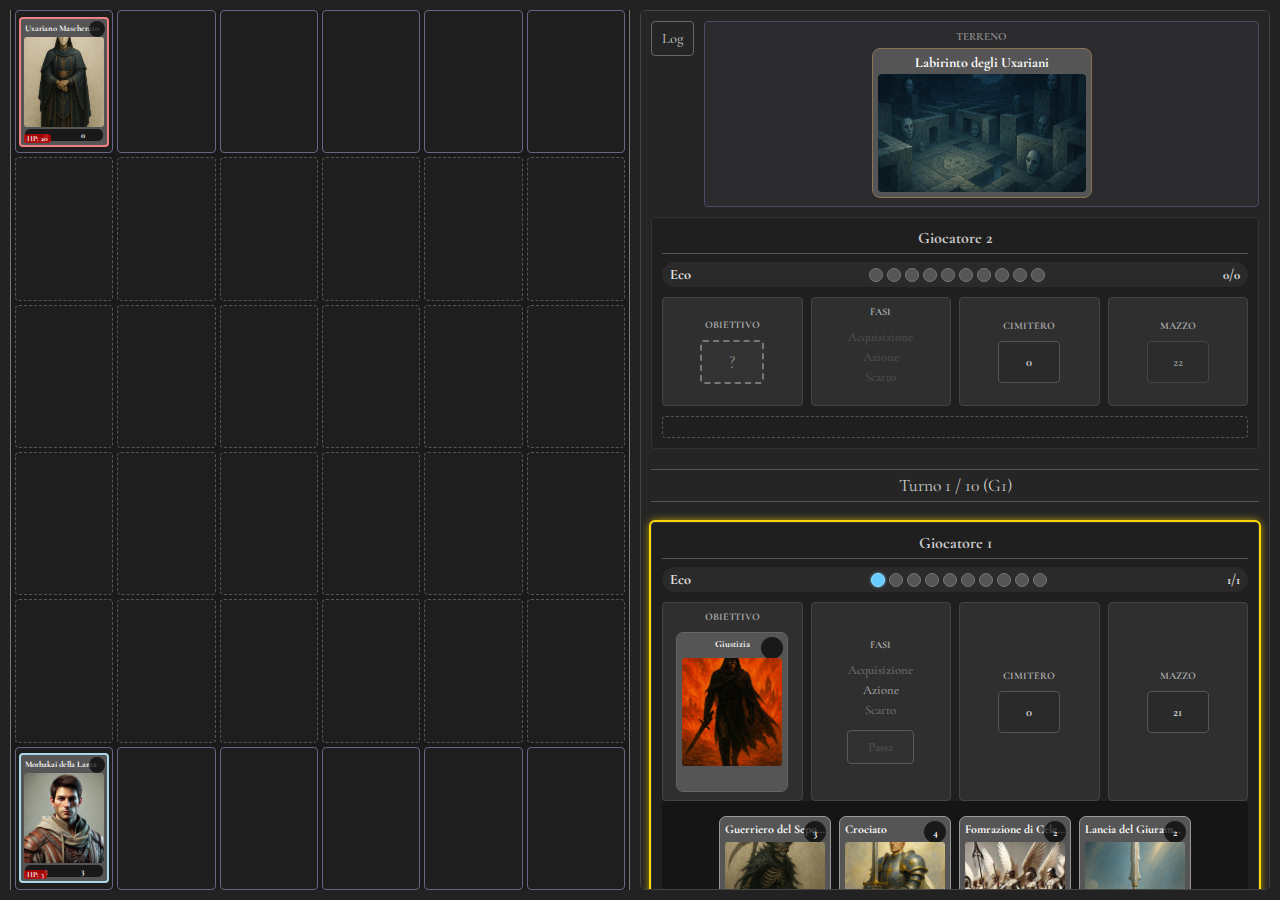
<file: index.html>
<!DOCTYPE html>
<html lang="it">
<head>
    <meta charset="UTF-8">
    <meta name="viewport" content="width=device-width, initial-scale=1.0">
    <title>Oathfall - Playtest (Layout 2 Colonne)</title>
    <link rel="preconnect" href="https://fonts.googleapis.com">
    <link rel="preconnect" href="https://fonts.gstatic.com" crossorigin>
    <link href="https://fonts.googleapis.com/css2?family=Cormorant+Garamond:ital,wght@0,300..700;1,300..700&family=Oswald:wght@200..700&display=swap" rel="stylesheet">
    <link rel="stylesheet" href="css/style.min.css">
</head>
<body>

    <!-- Contenitore Layout Principale (2 Colonne) -->
    <div class="game-layout-container">

        <!-- ==================== Colonna Sinistra (Griglia) ==================== -->
        <div class="grid-column">
            <div class="field" id="field-shared">
                <!-- Celle 6x6 generate dinamicamente da JS -->
            </div>
        </div>

        <!-- ==================== Colonna Destra (Info / Controlli) ==================== -->
        <div class="info-column">

            <!-- Elementi Superiori (Log, Terreno) -->
            <div class="top-elements">
                <button id="show-log-button" title="Mostra Log di Gioco">Log</button>
                <div class="game-element-display" id="active-terrain-display">
                    <h4>Terreno</h4>
                    <div class="card-display-area">
                        <span class="placeholder-text">(Nessun Terreno)</span>
                    </div>
                 </div>
            </div>

            <!-- Blocco Info Giocatore 2 -->
            <div class="player-info-controls" id="player-2-info-area">
                <h4><span id="player-2-name">Giocatore 2</span></h4>
                <div class="eco-counter" id="eco-counter-2">
                    <span>Eco</span>
                    <div class="eco-dots" id="eco-dots-2">
                        <!-- Pallini Eco generati da JS -->
                    </div>
                    <span><span id="res-player-2">0</span>/<span id="max-res-player-2">0</span></span>
                </div>
                <div class="player-info-grid">
                    <div class="info-box" id="objective-display-player-2">
                        <h5>Obiettivo</h5>
                        <div class="card-display-area">
                             <div class="objective-hidden" title="Obiettivo Segreto Avversario">?</div>
                        </div>
                    </div>
                    <div class="info-box">
                        <h5>Fasi</h5>
                        <div class="phase-indicator" id="phase-indicator-2">
                             <div class="phase-step" id="phase-acquisizione-2">Acquisizione</div>
                             <div class="phase-step" id="phase-azione-2">Azione</div>
                             <div class="phase-step" id="phase-scarto-2">Scarto</div>
                        </div>
                    </div>
                     <div class="info-box">
                        <h5>Cimitero</h5>
                        <div class="deck-graveyard-display">
                             <div class="graveyard" id="graveyard-player-2" data-player-id="2" title="Cimitero G2">
                                 <span id="graveyard-count-2-display">0</span>
                             </div>
                        </div>
                    </div>
                     <div class="info-box">
                        <h5>Mazzo</h5>
                         <div class="deck-graveyard-display">
                             <div class="deck deck-inactive" id="deck-player-2" title="Mazzo G2">
                                 <span id="deck-count-2-display">--</span>
                             </div>
                         </div>
                    </div>
                </div>
                 <!-- Area Mano G2 (Placeholder) -->
                <div class="hand-area-placeholder" id="hand-area-player2">
                    <h5>Mano Avversario</h5>
                    <div class="hand-placeholder-content">
                        (Carte Nascoste)
                    </div>
                </div>
            </div>

             <!-- Indicatore Turno Centrale -->
            <div class="turn-indicator-center">
                Turno <span id="turn-indicator">1</span> / 10 (<span id="turn-player-indicator">G1</span>)
            </div>

             <!-- Blocco Info Giocatore 1 -->
            <div class="player-info-controls" id="player-1-info-area">
                 <h4><span id="player-1-name">Giocatore 1</span></h4>
                 <div class="eco-counter" id="eco-counter-1">
                     <span>Eco</span>
                     <div class="eco-dots" id="eco-dots-1">
                         <!-- Pallini Eco generati da JS -->
                     </div>
                     <span><span id="res-player-1">0</span>/<span id="max-res-player-1">0</span></span>
                 </div>
                  <div class="player-info-grid">
                    <div class="info-box" id="objective-display-player-1">
                        <h5>Obiettivo</h5>
                        <div class="card-display-area objective-card-display">
                           <span class="placeholder-text">(Nessun Obiettivo)</span>
                        </div>
                    </div>
                    <div class="info-box">
                        <h5>Fasi</h5>
                        <div class="phase-indicator" id="phase-indicator-1">
                             <div class="phase-step" id="phase-acquisizione">Acquisizione</div> <!-- Rimossi ID numerici -->
                             <div class="phase-step" id="phase-azione">Azione</div>
                             <div class="phase-step" id="phase-scarto">Scarto</div>
                        </div>
                        <button id="end-turn-button" title="Passa (Spazio)">Passa</button>
                    </div>
                     <div class="info-box">
                        <h5>Cimitero</h5>
                        <div class="deck-graveyard-display">
                             <div class="graveyard" id="graveyard-player-1" data-player-id="1" title="Cimitero G1">
                                <span id="graveyard-count-1-display">0</span>
                             </div>
                        </div>
                    </div>
                     <div class="info-box">
                        <h5>Mazzo</h5>
                         <div class="deck-graveyard-display">
                            <div class="deck" id="deck-player-1" title="Mazzo G1">
                                <span id="deck-count-1-display">--</span>
                             </div>
                         </div>
                    </div>
                  </div>
                  <!-- Area Mano G1 -->
                 <div class="hand-area" id="hand-area-player1">
                      <!-- Carte mano G1 generate da JS -->
                 </div>
            </div>


        </div> <!-- Fine info-column -->

    </div> <!-- Fine game-layout-container -->


    <!-- ==================== Modali ==================== -->
    <div id="graveyard-modal" class="modal"> <div class="modal-content"> <span class="close-button" data-modal-id="graveyard-modal">×</span> <h3 id="modal-title-graveyard">Cimitero</h3> <div id="modal-body-graveyard"></div> </div> </div>
    <div id="log-modal" class="modal"> <div class="modal-content"> <span class="close-button" data-modal-id="log-modal">×</span> <h3 id="modal-title-log">Log di Gioco</h3> <div id="modal-body-log"></div> </div> </div>

    <!-- ==================== Script JS ==================== -->
    <script src="cards.js"></script>
    <script src="game.js"></script>

</body>
</html>
</file>
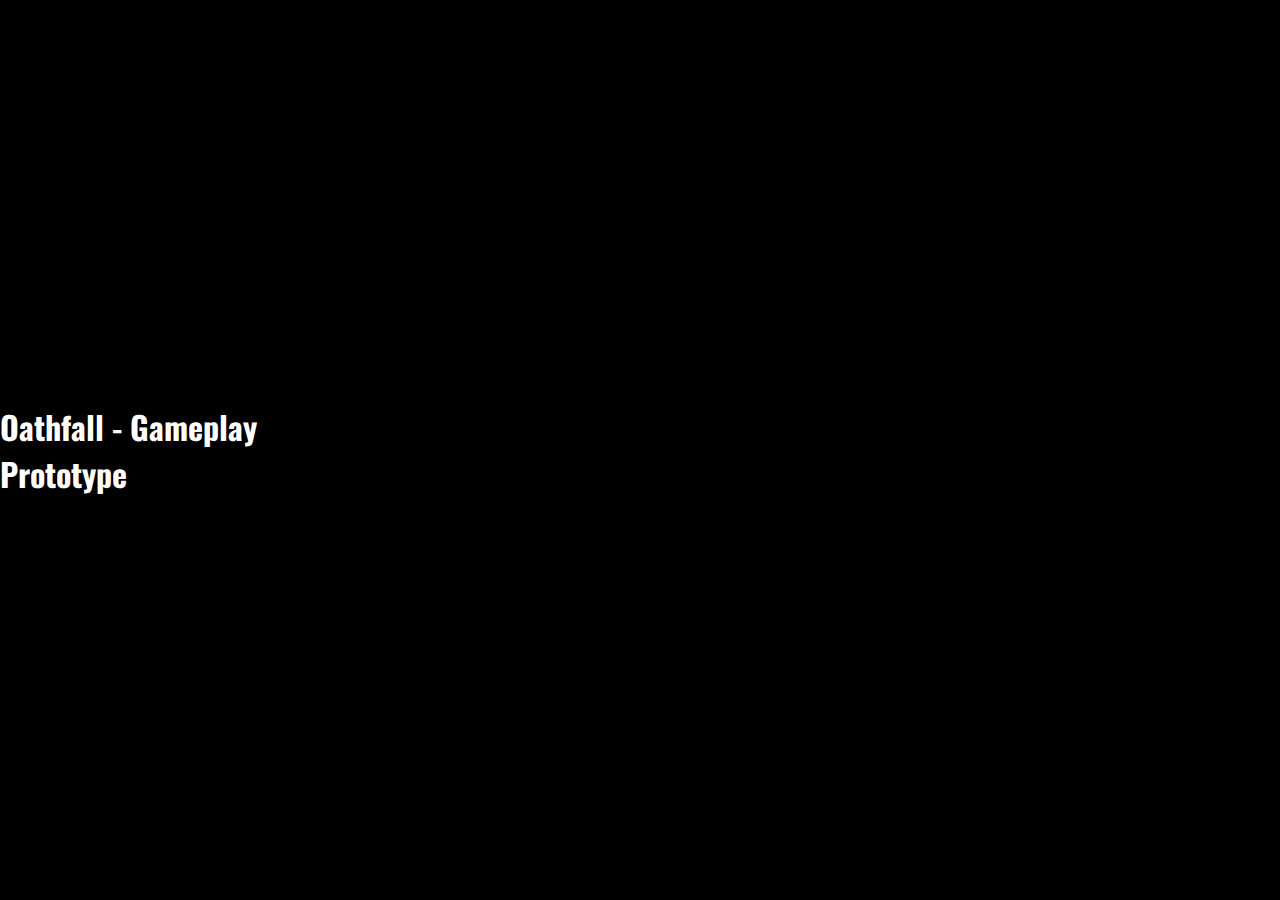
<file: test.html>
<!DOCTYPE html>
<html lang="it">
<head>
    <meta charset="UTF-8">
    <meta name="viewport" content="width=device-width, initial-scale=1.0">
    <title>Oathfall - Test</title>
    <link rel="preconnect" href="https://fonts.googleapis.com">
    <link rel="preconnect" href="https://fonts.gstatic.com" crossorigin>
    <link rel="stylesheet" href="css/test.min.css">
</head>
<body>
    <h1>Oathfall - Gameplay Prototype</h1>
    <main>
    </main>
</body>
</html>
</file>
<file: css/style.min.css>
:root{--color-background-darkest: #1a1a1a;--color-background-dark: #222;--color-background-medium: #252525;--color-background-light: #2a2a2a;--color-background-card: #555;--color-background-card-art: #777;--color-background-card-fallback: #666;--color-background-info-box: #2f2f2f;--color-background-eco-dot: #555;--color-background-eco-dot-max: #444;--color-background-eco-dot-active: #66ccff;--color-background-modal-overlay: rgba(0, 0, 0, 0.7);--color-background-modal-content: #2d2d2d;--color-background-log-body: #111;--color-background-phase-active: #4CAF50;--color-background-phase-hover: #66BB6A;--color-background-placement-valid: rgba(0, 255, 0, 0.1);--color-background-movement-valid: rgba(0, 150, 255, 0.15);--color-background-movement-valid-hover: rgba(0, 150, 255, 0.3);--color-background-potential-target-hover: rgba(255, 255, 0, 0.1);--color-text-light: #e0e0e0;--color-text-medium: #ccc;--color-text-dark: #aaa;--color-text-darker: #888;--color-text-log: #bbb;--color-text-white: #fff;--color-text-placeholder: #888;--color-text-phase-active-icon: #4CAF50;--color-border-light: #eee;--color-border-medium: #999;--color-border-dark: #888;--color-border-darker: #777;--color-border-darkest: #666;--color-border-very-dark: #555;--color-border-ultra-dark: #444;--color-border-log-body: #333;--color-border-player1: lightblue;--color-border-player2: lightcoral;--color-border-hero: gold;--color-border-terrain: #8b7355;--color-border-placement-valid: limegreen;--color-border-movement-valid: #0096FF;--color-border-phase-active: #388E3C;--color-border-potential-target: yellow;--color-border-cost: #ccc;--color-border-objective-hidden: #777;--color-shadow-light: rgba(255, 255, 255, 0.6);--color-shadow-medium: rgba(255, 255, 255, 0.5);--color-shadow-dark: rgba(255, 255, 255, 0.4);--color-shadow-active-turn: gold;--color-shadow-terrain-hover: #8b7355;--color-shadow-potential-target: yellow;--color-shadow-movement-valid: rgba(0, 150, 255, 0.5);--color-shadow-selected-move: cyan;--space-xs: 4px;--space-s: 5px;--space-m: 8px;--space-l: 10px;--space-xl: 15px;--space-xxl: 20px;--border-radius-s: 3px;--border-radius-m: 4px;--border-radius-l: 5px;--border-radius-xl: 7px;--border-radius-xxl: 8px;--border-radius-card: 10px;--border-radius-round: 50%;--card-width-hand: 112px;--card-height-hand: 160px;--card-width-grid: 90px;--card-height-grid: 130px;--card-width-terrain: 220px;--card-height-terrain: 150px;--sidebar-width: 180px;--hand-area-height: 180px;--deck-height: 100px;--heading-font-family: "Oswald", sans-serif;--text-font-family: "Cormorant Garamond", serif;--sb-track-color: transparent;--sb-track-border-radius: 7px;--sb-thumb-color: #555;--sb-size: 15px;--transition-fast: 0.1s ease-in-out;--transition-medium: 0.2s ease;--transition-slow: 0.3s ease}*::-webkit-scrollbar{width:var(--sb-size)}*::-webkit-scrollbar-track{background:var(--sb-track-color);border-radius:var(--sb-track-border-radius)}*::-webkit-scrollbar-thumb{background:var(--sb-thumb-color);border-radius:var(--sb-track-border-radius)}@supports not selector(::-webkit-scrollbar){*{scrollbar-color:var(--sb-thumb-color) var(--sb-track-color)}}*{font-family:var(--text-font-family)}html,body{margin:0;padding:0;height:100%;width:100%;background-color:var(--color-background-darkest);color:var(--color-text-light);overflow:hidden}body{display:-webkit-box;display:-ms-flexbox;display:flex;-webkit-box-pack:center;-ms-flex-pack:center;justify-content:center;-webkit-box-align:center;-ms-flex-align:center;align-items:center}.game-layout-container{display:-webkit-box;display:-ms-flexbox;display:flex;height:100vh;max-height:1024px;width:100vw;max-width:1440px;background-color:var(--color-background-dark);padding:var(--space-l);-webkit-box-sizing:border-box;box-sizing:border-box;gap:var(--space-l)}.grid-column{-webkit-box-flex:1;-ms-flex-positive:1;flex-grow:1;height:100%;display:-webkit-box;display:-ms-flexbox;display:flex;-webkit-box-pack:center;-ms-flex-pack:center;justify-content:center;-webkit-box-align:center;-ms-flex-align:center;align-items:center;overflow:hidden}.info-column{-ms-flex-preferred-size:50%;flex-basis:50%;-ms-flex-negative:0;flex-shrink:0;height:100%;display:-webkit-box;display:-ms-flexbox;display:flex;-webkit-box-orient:vertical;-webkit-box-direction:normal;-ms-flex-direction:column;flex-direction:column;background-color:var(--color-background-medium);border-radius:var(--border-radius-l);padding:var(--space-l);-webkit-box-sizing:border-box;box-sizing:border-box;border:1px solid var(--color-border-ultra-dark);overflow-y:auto;gap:var(--space-l)}.info-column .top-elements{display:-webkit-box;display:-ms-flexbox;display:flex;-webkit-box-pack:justify;-ms-flex-pack:justify;justify-content:space-between;-webkit-box-align:start;-ms-flex-align:start;align-items:flex-start;gap:var(--space-l)}#show-log-button{padding:var(--space-m) var(--space-l);font-size:.9em;cursor:pointer;background-color:var(--color-background-ultra-dark);color:var(--color-text-medium);border:1px solid var(--color-border-darkest);border-radius:var(--border-radius-m);-webkit-transition:background-color var(--transition-medium);transition:background-color var(--transition-medium);-ms-flex-negative:0;flex-shrink:0}#show-log-button:hover{background-color:var(--color-border-very-dark)}#active-terrain-display{-webkit-box-flex:1;-ms-flex-positive:1;flex-grow:1;min-width:200px;background-color:rgba(100,100,120,.1);padding:var(--space-m);border-radius:var(--border-radius-m);border:1px solid #4a4a6a;text-align:center}#active-terrain-display h4{margin:0 0 var(--space-s) 0;font-size:.7em;color:var(--color-text-darker);text-transform:uppercase}#active-terrain-display .card-display-area{min-height:80px;display:-webkit-box;display:-ms-flexbox;display:flex;-webkit-box-pack:center;-ms-flex-pack:center;justify-content:center;-webkit-box-align:center;-ms-flex-align:center;align-items:center}.player-info-controls{background-color:rgba(0,0,0,.15);border:1px solid var(--color-border-log-body);border-radius:var(--border-radius-m);padding:var(--space-l);-webkit-transition:outline var(--transition-slow),-webkit-box-shadow var(--transition-slow);transition:outline var(--transition-slow),-webkit-box-shadow var(--transition-slow);transition:box-shadow var(--transition-slow),outline var(--transition-slow);transition:box-shadow var(--transition-slow),outline var(--transition-slow),-webkit-box-shadow var(--transition-slow)}.player-info-controls.active-turn{outline:2px solid var(--color-shadow-active-turn);-webkit-box-shadow:0 0 10px var(--color-shadow-active-turn);box-shadow:0 0 10px var(--color-shadow-active-turn)}.player-info-controls h4{margin:0 0 var(--space-m) 0;font-size:1em;color:var(--color-text-medium);text-align:center;border-bottom:1px solid var(--color-border-very-dark);padding-bottom:var(--space-s)}.eco-counter{display:-webkit-box;display:-ms-flexbox;display:flex;-webkit-box-pack:justify;-ms-flex-pack:justify;justify-content:space-between;-webkit-box-align:center;-ms-flex-align:center;align-items:center;margin-bottom:var(--space-l);background-color:var(--color-background-light);padding:var(--space-xs) var(--space-m);border-radius:15px}.eco-counter span{font-size:.9em;font-weight:bold;color:var(--color-text-light)}.eco-dots{display:-webkit-box;display:-ms-flexbox;display:flex;gap:var(--space-xs)}.eco-dot{width:12px;height:12px;border-radius:var(--border-radius-round);background-color:var(--color-background-eco-dot);border:1px solid var(--color-border-darker)}.eco-dot.active{background-color:var(--color-background-eco-dot-active);border-color:#99e0ff;-webkit-box-shadow:0 0 3px var(--color-background-eco-dot-active);box-shadow:0 0 3px var(--color-background-eco-dot-active)}.eco-dot.max{background-color:var(--color-background-eco-dot-max);border-color:var(--color-border-darkest)}.player-info-grid{display:grid;grid-template-columns:1fr 1fr 1fr 1fr;gap:var(--space-m)}.info-box{background-color:var(--color-background-info-box);border-radius:var(--border-radius-m);padding:var(--space-m);text-align:center;font-size:.8em;min-height:50px;display:-webkit-box;display:-ms-flexbox;display:flex;-webkit-box-orient:vertical;-webkit-box-direction:normal;-ms-flex-direction:column;flex-direction:column;-webkit-box-pack:center;-ms-flex-pack:center;justify-content:center;-webkit-box-align:center;-ms-flex-align:center;align-items:center;border:1px solid var(--color-border-ultra-dark);position:relative}.info-box h5{margin:0 0 var(--space-xs) 0;font-size:.8em;color:var(--color-text-dark);text-transform:uppercase}.info-box .info-value{font-size:1.2em;font-weight:bold;color:var(--color-text-white);line-height:1.2}.info-box#objective-display-player-1 .card-display-area,.info-box#objective-display-player-2 .card-display-area{min-height:0;margin-top:var(--space-s)}.objective-hidden{width:60px;height:40px;background-color:var(--color-border-log-body);border:2px dashed var(--color-border-objective-hidden);border-radius:var(--border-radius-s);display:-webkit-box;display:-ms-flexbox;display:flex;-webkit-box-pack:center;-ms-flex-pack:center;justify-content:center;-webkit-box-align:center;-ms-flex-align:center;align-items:center;font-size:1.5em;color:var(--color-text-darker);cursor:default}.phase-indicator{display:-webkit-box;display:-ms-flexbox;display:flex;-webkit-box-orient:vertical;-webkit-box-direction:normal;-ms-flex-direction:column;flex-direction:column;-ms-flex-pack:distribute;justify-content:space-around;-webkit-box-align:center;-ms-flex-align:center;align-items:center;width:100%;margin-top:var(--space-s);margin-bottom:var(--space-l);-webkit-transition:opacity var(--transition-slow);transition:opacity var(--transition-slow)}.phase-indicator .phase-step{padding:2px var(--space-xs);opacity:.4;cursor:default;border:none;-webkit-transition:color var(--transition-medium),opacity var(--transition-medium);transition:color var(--transition-medium),opacity var(--transition-medium)}.phase-indicator .phase-step.active-phase{opacity:1;color:var(--color-background-phase-active);background-color:rgba(0,0,0,0);font-weight:bold}.phase-indicator .phase-step.clickable{cursor:pointer;opacity:.7}.phase-indicator .phase-step.clickable:hover{opacity:1;color:var(--color-background-phase-hover)}.phase-indicator .phase-icon{display:none}.phase-indicator .phase-label{font-size:.75em}.phase-indicator .phase-connector{display:none}.phase-indicator.phase-indicator-inactive{opacity:.5}.deck-graveyard-display{display:-webkit-box;display:-ms-flexbox;display:flex;-ms-flex-pack:distribute;justify-content:space-around;gap:var(--space-m);margin-top:var(--space-s)}.deck,.graveyard{width:60px;height:40px;font-size:.7em;border:1px solid var(--color-border-very-dark);border-radius:var(--border-radius-m);background-color:var(--color-background-light);color:var(--color-text-medium);display:-webkit-box;display:-ms-flexbox;display:flex;-webkit-box-orient:vertical;-webkit-box-direction:normal;-ms-flex-direction:column;flex-direction:column;-webkit-box-pack:center;-ms-flex-pack:center;justify-content:center;-webkit-box-align:center;-ms-flex-align:center;align-items:center;text-align:center;cursor:pointer;-webkit-transition:background-color var(--transition-medium),border-color var(--transition-medium),opacity var(--transition-slow);transition:background-color var(--transition-medium),border-color var(--transition-medium),opacity var(--transition-slow)}.deck span,.graveyard span{font-size:1.4em;font-weight:bold;display:block}.deck:hover,.graveyard:hover{background-color:#4a4a4a;border-color:var(--color-border-medium)}.deck.deck-inactive,.graveyard.graveyard-inactive{cursor:default;opacity:.6}.deck.deck-inactive:hover,.graveyard.graveyard-inactive:hover{background-color:var(--color-background-light);border-color:var(--color-border-very-dark)}.turn-indicator-center{text-align:center;font-size:1.1em;color:var(--color-text-medium);margin:var(--space-l) 0;padding:var(--space-s) 0;border-top:1px solid var(--color-border-very-dark);border-bottom:1px solid var(--color-border-very-dark)}.hand-area#hand-area-player1{margin-top:auto;height:var(--hand-area-height);-ms-flex-negative:0;flex-shrink:0;background-color:rgba(0,0,0,.3);border-radius:var(--border-radius-m);padding:var(--space-s);display:-webkit-box;display:-ms-flexbox;display:flex;-webkit-box-align:center;-ms-flex-align:center;align-items:center;-webkit-box-pack:center;-ms-flex-pack:center;justify-content:center;gap:var(--space-m);overflow-x:auto;overflow-y:hidden}#end-turn-button{padding:var(--space-m) var(--space-xxl);font-size:1em;cursor:pointer;background-color:var(--color-border-very-dark);color:var(--color-text-white);border:1px solid var(--color-border-darker);border-radius:var(--border-radius-m);-webkit-transition:background-color var(--transition-medium);transition:background-color var(--transition-medium)}#end-turn-button:hover{background-color:var(--color-border-darkest)}#end-turn-button:disabled{background-color:var(--color-border-log-body);color:var(--color-border-darker);cursor:not-allowed;opacity:.6}.hand-area-placeholder{border:1px dashed var(--color-border-very-dark);border-radius:var(--border-radius-m);padding:var(--space-l);margin-top:var(--space-l);text-align:center}.hand-area-placeholder h5{margin:0 0 var(--space-s) 0;font-size:.8em;color:var(--color-text-dark);text-transform:uppercase}.hand-placeholder-content{font-size:.9em;color:var(--color-text-darker);min-height:30px;display:-webkit-box;display:-ms-flexbox;display:flex;-webkit-box-align:center;-ms-flex-align:center;align-items:center;-webkit-box-pack:center;-ms-flex-pack:center;justify-content:center}.field{height:100%;-webkit-box-flex:1;-ms-flex-positive:1;flex-grow:1;background-color:rgba(10,10,10,.3);border-radius:var(--border-radius-m);border:1px solid var(--color-border-darker);display:grid;grid-template-columns:repeat(6, 1fr);grid-template-rows:repeat(6, 1fr);gap:var(--space-xs);padding:var(--space-xs);-webkit-box-ordinal-group:3;-ms-flex-order:2;order:2;overflow:hidden}.grid-cell{border:1px dashed var(--color-border-very-dark);border-radius:var(--border-radius-m);min-height:80px;display:-webkit-box;display:-ms-flexbox;display:flex;-webkit-box-pack:center;-ms-flex-pack:center;justify-content:center;-webkit-box-align:center;-ms-flex-align:center;align-items:center;position:relative;background-color:rgba(255,255,255,.02);-webkit-transition:background-color var(--transition-medium),border-color var(--transition-medium);transition:background-color var(--transition-medium),border-color var(--transition-medium)}.grid-cell[data-row="0"].initial-placement-g2,.grid-cell[data-row="5"].initial-placement-g1{border-style:solid;border-color:#668}.grid-cell.placement-valid{background-color:var(--color-background-placement-valid);border-style:solid;border-color:var(--color-border-placement-valid);cursor:pointer}.grid-cell.placement-valid:hover{background-color:rgba(0,255,0,.2)}.grid-cell.movement-valid{background-color:var(--color-background-movement-valid);border-style:dashed;border-color:var(--color-border-movement-valid);cursor:pointer;-webkit-box-shadow:inset 0 0 8px var(--color-shadow-movement-valid);box-shadow:inset 0 0 8px var(--color-shadow-movement-valid)}.grid-cell.movement-valid:hover{background-color:var(--color-background-movement-valid-hover)}.card{background-color:var(--color-background-card);color:var(--color-text-white);display:-webkit-box;display:-ms-flexbox;display:flex;-webkit-box-orient:vertical;-webkit-box-direction:normal;-ms-flex-direction:column;flex-direction:column;-webkit-box-pack:justify;-ms-flex-pack:justify;justify-content:space-between;-webkit-box-sizing:border-box;box-sizing:border-box;position:relative;overflow:hidden;-webkit-transition:outline var(--transition-medium),opacity var(--transition-slow),-webkit-transform var(--transition-fast),-webkit-box-shadow var(--transition-medium);transition:outline var(--transition-medium),opacity var(--transition-slow),-webkit-transform var(--transition-fast),-webkit-box-shadow var(--transition-medium);transition:transform var(--transition-fast),box-shadow var(--transition-medium),outline var(--transition-medium),opacity var(--transition-slow);transition:transform var(--transition-fast),box-shadow var(--transition-medium),outline var(--transition-medium),opacity var(--transition-slow),-webkit-transform var(--transition-fast),-webkit-box-shadow var(--transition-medium)}.card .card-name{font-weight:bold}.card .card-cost{position:absolute;background-color:rgba(0,0,0,.7);border-radius:var(--border-radius-round);display:-webkit-box;display:-ms-flexbox;display:flex;-webkit-box-pack:center;-ms-flex-pack:center;justify-content:center;-webkit-box-align:center;-ms-flex-align:center;align-items:center;font-weight:bold}.card .card-stats{display:-webkit-box;display:-ms-flexbox;display:flex;-ms-flex-pack:distribute;justify-content:space-around;font-weight:bold;background-color:rgba(0,0,0,.7);border-radius:var(--border-radius-l)}.card .card-art{background-size:cover;background-position:center;border-radius:var(--border-radius-s)}.card .card-art.card-art-fallback{background-image:none !important;background-color:var(--color-background-card-fallback);display:-webkit-box;display:-ms-flexbox;display:flex;-webkit-box-align:center;-ms-flex-align:center;align-items:center;-webkit-box-pack:center;-ms-flex-pack:center;justify-content:center;text-align:center;color:var(--color-text-medium);padding:var(--space-s);font-size:.8em}.card-hp-display{position:absolute;bottom:2px;left:3px;background-color:rgba(200,0,0,.8);color:#fff;font-size:.8em;padding:0px 3px;border-radius:var(--border-radius-s);font-weight:bold}.card.large-size{width:210px;height:300px;border:2px solid var(--color-border-dark);font-size:1em;padding:var(--space-m);border-radius:var(--border-radius-card);cursor:pointer}.card.large-size:hover{border-color:var(--color-border-light);-webkit-box-shadow:0 0 12px var(--color-shadow-light);box-shadow:0 0 12px var(--color-shadow-light);-webkit-transform:scale(1.03);transform:scale(1.03)}.card.large-size .card-name{font-size:1.1em;white-space:normal;margin-bottom:var(--space-s)}.card.large-size .card-cost{top:var(--space-m);right:var(--space-m);width:30px;height:30px;font-size:1.1em;border:1px solid var(--color-border-cost)}.card.large-size .card-stats{font-size:1.2em;padding:var(--space-xs) var(--space-m);margin-top:var(--space-s)}.card.large-size .card-art{position:absolute;top:45px;left:var(--space-m);right:var(--space-m);bottom:45px}.card.large-size .card-art.card-art-fallback{font-size:.9em}.card.in-hand{width:var(--card-width-hand);height:var(--card-height-hand);border:1px solid var(--color-border-medium);font-size:.75em;padding:var(--space-s);border-radius:var(--border-radius-xl);cursor:pointer;-ms-flex-negative:0;flex-shrink:0}.card.in-hand:hover{border-color:var(--color-text-white);-webkit-box-shadow:0 0 10px var(--color-shadow-medium);box-shadow:0 0 10px var(--color-shadow-medium);-webkit-transform:scale(1.05) translateY(-5px);transform:scale(1.05) translateY(-5px);z-index:10}.card.in-hand .card-name{font-size:1em;margin-bottom:2px;white-space:nowrap;overflow:hidden;text-overflow:ellipsis}.card.in-hand .card-cost{width:22px;height:22px;font-size:.9em;top:var(--space-xs);right:var(--space-xs)}.card.in-hand .card-art{position:absolute;top:25px;bottom:25px;left:var(--space-s);right:var(--space-s)}.card.in-hand .card-art.card-art-fallback{font-size:.8em}.card.in-hand .card-stats{font-size:.9em;padding:2px var(--space-xs)}.card.in-modal{cursor:default !important;-webkit-transform:none !important;transform:none !important;-webkit-box-shadow:none !important;box-shadow:none !important;border-color:var(--color-border-darkest) !important}.card.in-display{cursor:default !important;-webkit-transform:none !important;transform:none !important;-webkit-box-shadow:none !important;box-shadow:none !important;border-color:var(--color-border-darkest) !important}.card.in-display:hover{-webkit-transform:none !important;transform:none !important;-webkit-box-shadow:none !important;box-shadow:none !important}.card.on-grid{width:95%;height:95%;max-width:var(--card-width-grid);max-height:var(--card-height-grid);border:1px solid var(--color-border-darker);font-size:.6em;padding:var(--space-xs);border-radius:var(--border-radius-m);cursor:default}.card.on-grid:hover{border-color:var(--color-text-medium);-webkit-box-shadow:0 0 6px var(--color-shadow-dark);box-shadow:0 0 6px var(--color-shadow-dark);-webkit-transform:scale(1.02);transform:scale(1.02);z-index:5}.card.on-grid .card-name{font-size:.9em;margin-bottom:1px;white-space:nowrap;overflow:hidden;text-overflow:ellipsis}.card.on-grid .card-cost{position:absolute;width:16px;height:16px;font-size:.8em;top:2px;right:2px}.card.on-grid .card-art{position:absolute;top:18px;bottom:18px;left:3px;right:3px}.card.on-grid .card-art.card-art-fallback{font-size:.8em}.card.on-grid .card-stats{font-size:.9em;padding:1px 2px}.card.on-grid.player1-card{border-color:var(--color-border-player1)}.card.on-grid.player2-card{border-color:var(--color-border-player2)}.card.on-grid.is-hero{border-width:2px}.card.on-grid.selected-for-move{outline:3px solid var(--color-shadow-selected-move);-webkit-box-shadow:0 0 10px var(--color-shadow-selected-move);box-shadow:0 0 10px var(--color-shadow-selected-move);cursor:-webkit-grabbing !important;cursor:grabbing !important}.card.on-grid.has-acted{opacity:.65;cursor:not-allowed !important}.card.on-grid.has-acted:hover{-webkit-transform:none;transform:none;-webkit-box-shadow:none;box-shadow:none;border-color:var(--color-border-darker)}.card.terrain-card{width:var(--card-width-terrain);height:var(--card-height-terrain);border:1px solid var(--color-border-terrain);font-size:.8em;padding:var(--space-s);border-radius:var(--border-radius-xxl);cursor:default}.card.terrain-card:hover{-webkit-transform:none;transform:none;-webkit-box-shadow:0 0 8px var(--color-shadow-terrain-hover);box-shadow:0 0 8px var(--color-shadow-terrain-hover)}.card.terrain-card .card-name{font-size:1.1em}.card.terrain-card .card-cost{display:none}.card.terrain-card .card-art{position:absolute;top:25px;left:var(--space-s);right:var(--space-s);bottom:var(--space-s);border-radius:var(--border-radius-m)}.card.terrain-card .card-stats{display:none}.card-placeholder{width:var(--card-width-hand);height:var(--card-height-hand);background-color:var(--color-background-ultra-dark);border:1px dashed var(--color-border-darker);border-radius:var(--border-radius-xl);cursor:default;-ms-flex-negative:0;flex-shrink:0}.modal{display:none;position:fixed;z-index:1000;left:0;top:0;width:100%;height:100%;overflow:auto;background-color:var(--color-background-modal-overlay);-webkit-box-pack:center;-ms-flex-pack:center;justify-content:center;-webkit-box-align:center;-ms-flex-align:center;align-items:center}.modal.active{display:-webkit-box;display:-ms-flexbox;display:flex}.modal-content{background-color:var(--color-background-modal-content);margin:auto;padding:var(--space-xxl);border:1px solid var(--color-border-dark);border-radius:var(--border-radius-l);position:relative;color:var(--color-text-light);width:80%;max-height:85vh;display:-webkit-box;display:-ms-flexbox;display:flex;-webkit-box-orient:vertical;-webkit-box-direction:normal;-ms-flex-direction:column;flex-direction:column}.modal-content .close-button{color:var(--color-text-dark);position:absolute;top:var(--space-l);right:var(--space-xl);font-size:28px;font-weight:bold;cursor:pointer;line-height:1}.modal-content .close-button:hover,.modal-content .close-button:focus{color:var(--color-text-white);text-decoration:none}#modal-body-graveyard{margin-top:var(--space-xl);max-height:calc(85vh - 70px);overflow-y:auto;display:-webkit-box;display:-ms-flexbox;display:flex;-ms-flex-wrap:wrap;flex-wrap:wrap;gap:var(--space-m);-webkit-box-pack:center;-ms-flex-pack:center;justify-content:center}#modal-body-graveyard .card.in-hand.in-modal{width:var(--card-width-hand) !important;height:var(--card-height-hand) !important;font-size:.75em !important}#log-modal .modal-content{max-width:800px}#modal-body-log{margin-top:var(--space-xl);max-height:calc(85vh - 70px);overflow-y:scroll;background-color:var(--color-background-log-body);border:1px solid var(--color-border-log-body);border-radius:var(--border-radius-m);padding:var(--space-l);font-size:.9em;color:var(--color-text-log);line-height:1.4}#modal-body-log p{margin:0 0 var(--space-m) 0;padding:0;border-bottom:1px dotted var(--color-border-log-body);padding-bottom:var(--space-s)}#modal-body-log p:last-child{border-bottom:none}#modal-body-log p .log-timestamp{color:var(--color-text-darker);margin-right:var(--space-s)}.potential-target{outline:3px solid var(--color-border-potential-target);-webkit-box-shadow:0 0 12px var(--color-shadow-potential-target);box-shadow:0 0 12px var(--color-shadow-potential-target);cursor:crosshair !important}.potential-target:hover{background-color:var(--color-background-potential-target-hover)}/*# sourceMappingURL=style.min.css.map */
</file>
<file: css/test.min.css>
@import"https://fonts.googleapis.com/css2?family=Cormorant+Garamond:ital,wght@0,300..700;1,300..700&family=Oswald:wght@200..700&display=swap";*{font-family:"Cormorant Garamond",serif;font-weight:500}h1,h2,h3,h4,h5,h6{font-family:"Oswald",sans-serif;font-weight:700;color:#fff}html,body{margin:0;padding:0;width:100vw;height:100vh;overflow:hidden}body{display:-webkit-box;display:-ms-flexbox;display:flex;-webkit-box-align:center;-ms-flex-align:center;align-items:center;-webkit-box-pack:center;-ms-flex-pack:center;justify-content:center;background-color:#000}main{width:100%;height:100%}/*# sourceMappingURL=test.min.css.map */
</file>
